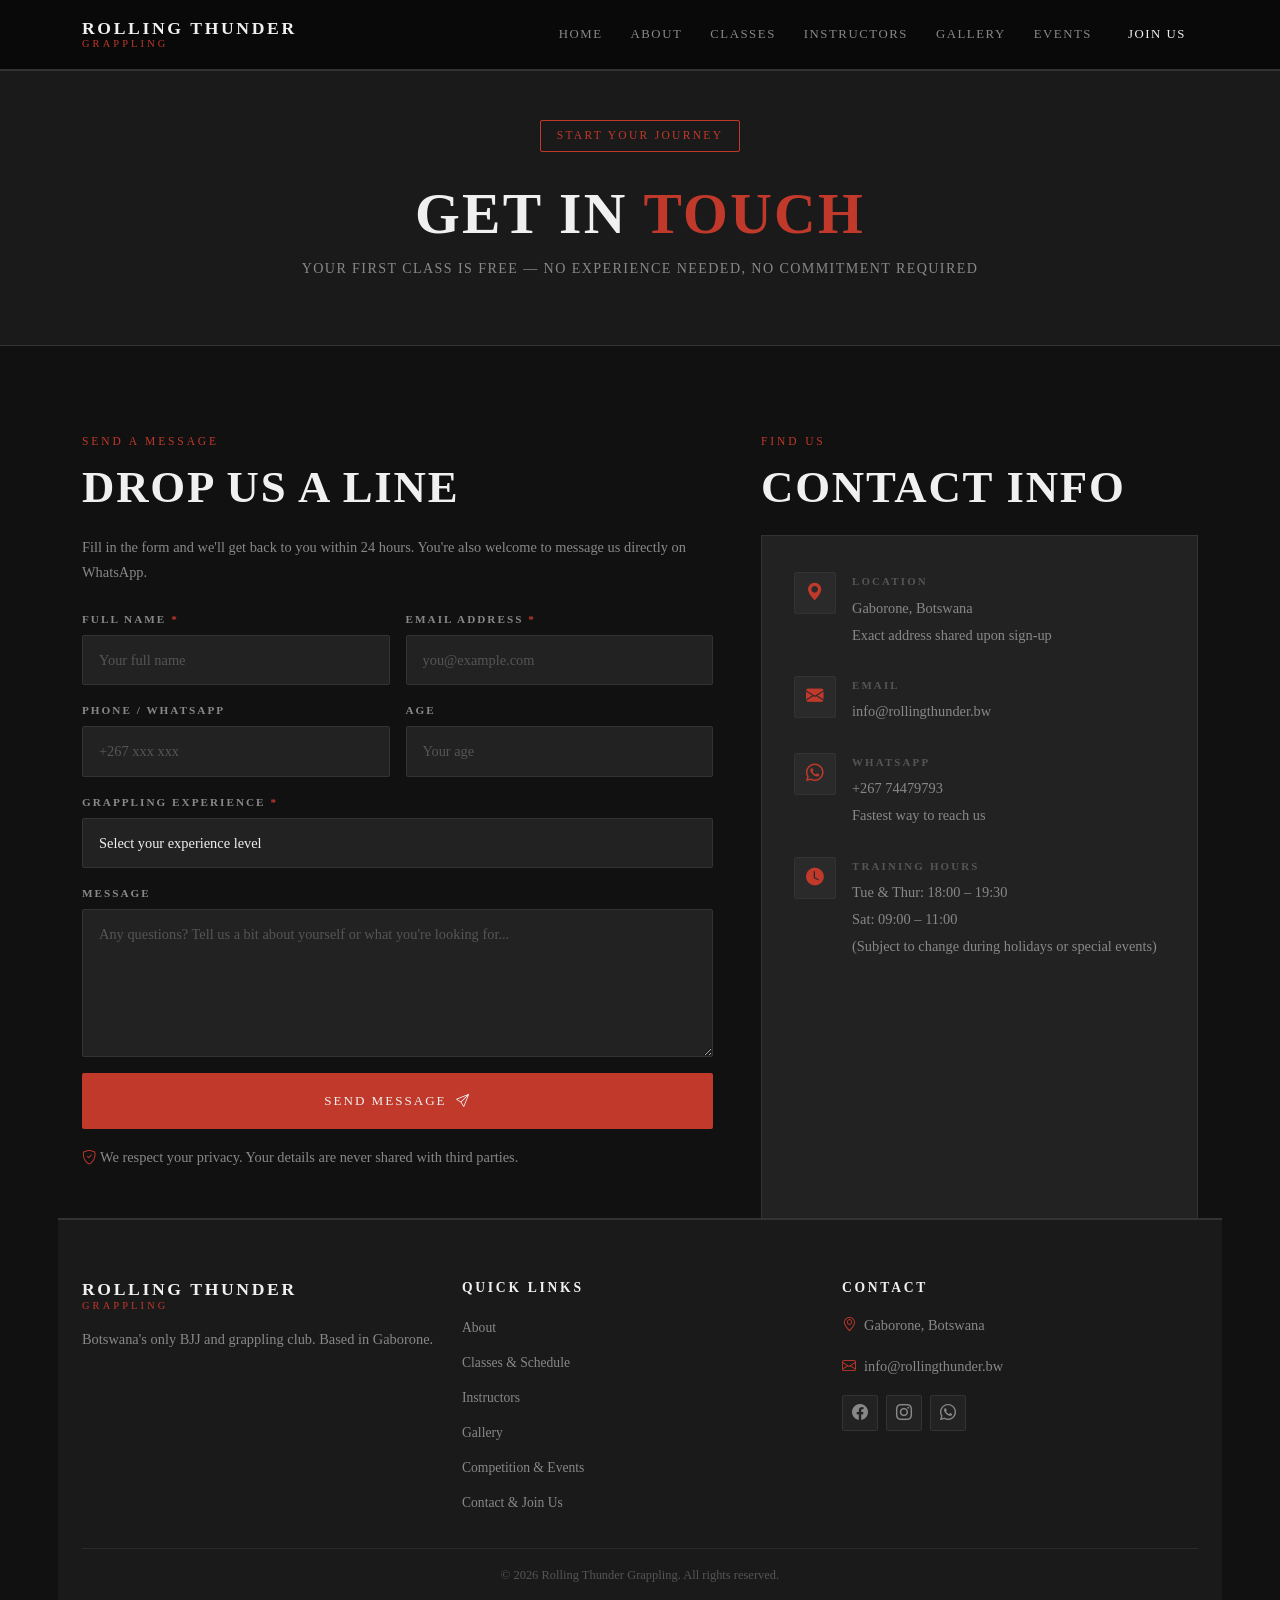
<file: contact.html>
<!DOCTYPE html>
<html lang="en">
<head>
  <meta charset="UTF-8" />
  <meta name="viewport" content="width=device-width, initial-scale=1.0" />
  <title>Contact &amp; Join Us | Rolling Thunder Grappling</title>
  <link href="https://cdn.jsdelivr.net/npm/bootstrap@5.3.0/dist/css/bootstrap.min.css" rel="stylesheet" />
  <link href="https://cdn.jsdelivr.net/npm/bootstrap-icons@1.10.5/font/bootstrap-icons.css" rel="stylesheet" />
  <link href="https://fonts.googleapis.com/css2?family=Oswald:wght@400;600;700&family=Inter:wght@300;400;500&display=swap" rel="stylesheet" />
  <link rel="stylesheet" href="style.css" />
</head>
<body>

  <!-- NAVBAR -->
  <nav class="navbar navbar-expand-lg navbar-dark rtg-navbar fixed-top">
    <div class="container">
      <a class="navbar-brand rtg-brand" href="index.html">
        <span class="d-block brand-main">ROLLING THUNDER</span>
        <span class="d-block brand-sub">GRAPPLING</span>
      </a>
      <button class="navbar-toggler" type="button"
        data-bs-toggle="collapse" data-bs-target="#mainNav"
        aria-controls="mainNav" aria-expanded="false" aria-label="Toggle navigation">
        <span class="navbar-toggler-icon"></span>
      </button>
      <div class="collapse navbar-collapse" id="mainNav">
        <ul class="navbar-nav ms-auto align-items-lg-center gap-lg-1">
          <li class="nav-item"><a class="nav-link" href="index.html">Home</a></li>
          <li class="nav-item"><a class="nav-link" href="about.html">About</a></li>
          <li class="nav-item"><a class="nav-link" href="classes.html">Classes</a></li>
          <li class="nav-item"><a class="nav-link" href="instructors.html">Instructors</a></li>
          <li class="nav-item"><a class="nav-link" href="gallery.html">Gallery</a></li>
          <li class="nav-item"><a class="nav-link" href="events.html">Events</a></li>
          <li class="nav-item"><a class="nav-link active rtg-nav-cta ms-lg-2" href="contact.html">Join Us</a></li>
        </ul>
      </div>
    </div>
  </nav>


  <!-- PAGE HERO -->
  <section class="rtg-page-hero">
    <div class="container">
      <span class="rtg-badge d-inline-block mb-3">Start Your Journey</span>
      <h1 class="rtg-hero-heading">Get in <span class="rtg-red">Touch</span></h1>
      <p class="rtg-hero-sub">Your first class is free — no experience needed, no commitment required</p>
    </div>
  </section>


  <!-- CONTACT FORM + INFO -->
  <section class="rtg-section">
    <div class="container">
      <div class="row g-5">

        <!-- FORM -->
        <div class="col-lg-7">
          <span class="rtg-label">Send a Message</span>
          <h2 class="rtg-section-heading">Drop Us a Line</h2>
          <p class="rtg-muted mb-4">Fill in the form and we'll get back to you within 24 hours. You're also welcome to message us directly on WhatsApp.</p>

          <form novalidate>
            <div class="row g-3">

              <div class="col-sm-6">
                <label class="rtg-form-label" for="contactName">Full Name <span class="rtg-red">*</span></label>
                <input type="text" id="contactName" name="name" class="rtg-form-control"
                  placeholder="Your full name" required />
              </div>

              <div class="col-sm-6">
                <label class="rtg-form-label" for="contactEmail">Email Address <span class="rtg-red">*</span></label>
                <input type="email" id="contactEmail" name="email" class="rtg-form-control"
                  placeholder="you@example.com" required />
              </div>

              <div class="col-sm-6">
                <label class="rtg-form-label" for="contactPhone">Phone / WhatsApp</label>
                <input type="tel" id="contactPhone" name="phone" class="rtg-form-control"
                  placeholder="+267 xxx xxx" />
              </div>

              <div class="col-sm-6">
                <label class="rtg-form-label" for="contactAge">Age</label>
                <input type="number" id="contactAge" name="age" class="rtg-form-control"
                  placeholder="Your age" min="5" max="99" />
              </div>

              <div class="col-12">
                <label class="rtg-form-label" for="contactExperience">Grappling Experience <span class="rtg-red">*</span></label>
                <select id="contactExperience" name="experience" class="rtg-form-control" required>
                  <option value="" disabled selected>Select your experience level</option>
                  <option value="none">No experience — complete beginner</option>
                  <option value="some">Some experience — tried BJJ / wrestling before</option>
                  <option value="experienced">Experienced — currently training elsewhere</option>
                  <option value="returning">Returning student — trained with Rolling Thunder before</option>
                </select>
              </div>

              <div class="col-12">
                <label class="rtg-form-label" for="contactMessage">Message</label>
                <textarea id="contactMessage" name="message" class="rtg-form-control" rows="5"
                  placeholder="Any questions? Tell us a bit about yourself or what you're looking for..."></textarea>
              </div>

              <div class="col-12">
                <button type="submit" class="btn rtg-btn-primary w-100 py-3">
                  Send Message <i class="bi bi-send ms-1"></i>
                </button>
              </div>

              <div class="col-12">
                <p class="rtg-muted small mb-0"><i class="bi bi-shield-check rtg-red me-1"></i>We respect your privacy. Your details are never shared with third parties.</p>
              </div>

            </div>
          </form>
        </div>

        <!-- CONTACT INFO -->
        <div class="col-lg-5">
          <span class="rtg-label">Find Us</span>
          <h2 class="rtg-section-heading">Contact Info</h2>

          <div class="rtg-contact-info-box mb-4">

            <div class="rtg-contact-item">
              <div class="rtg-contact-icon">
                <i class="bi bi-geo-alt-fill"></i>
              </div>
              <div>
                <span class="rtg-contact-label">Location</span>
                <span class="rtg-contact-value">Gaborone, Botswana<br>Exact address shared upon sign-up</span>
              </div>
            </div>

            <div class="rtg-contact-item">
              <div class="rtg-contact-icon">
                <i class="bi bi-envelope-fill"></i>
              </div>
              <div>
                <span class="rtg-contact-label">Email</span>
                <span class="rtg-contact-value">info@rollingthunder.bw</span>
              </div>
            </div>

            <div class="rtg-contact-item">
              <div class="rtg-contact-icon">
                <i class="bi bi-whatsapp"></i>
              </div>
              <div>
                <span class="rtg-contact-label">WhatsApp</span>
                <span class="rtg-contact-value">+267 74479793<br>Fastest way to reach us</span>
              </div>
            </div>

            <div class="rtg-contact-item">
              <div class="rtg-contact-icon">
                <i class="bi bi-clock-fill"></i>
              </div>
              <div>
                <span class="rtg-contact-label">Training Hours</span>
                <span class="rtg-contact-value">
                  Tue &amp; Thur: 18:00 – 19:30<br>
                  Sat: 09:00 – 11:00
                  <br>(Subject to change during holidays or special events)
                </span>
              </div>
            </div>

          </div>

          <!-- Social Links -->
          <h5 class="rtg-footer-heading mb-3">Follow Us</h5>
          <div class="d-flex gap-2 mb-4">
            <a href="#" class="rtg-social-btn" aria-label="Facebook"><i class="bi bi-facebook"></i></a>
            <a href="#" class="rtg-social-btn" aria-label="Instagram"><i class="bi bi-instagram"></i></a>
            <a href="#" class="rtg-social-btn" aria-label="WhatsApp"><i class="bi bi-whatsapp"></i></a>
          </div>
        </div>  
      
 

  

  <!-- FOOTER -->
  <footer class="rtg-footer">
    <div class="container">
      <div class="row g-4">

        <div class="col-md-4">
          <div class="rtg-brand mb-3">
            <span class="d-block brand-main">ROLLING THUNDER</span>
            <span class="d-block brand-sub">GRAPPLING</span>
          </div>
          <p class="rtg-muted small">Botswana's only BJJ and grappling club. Based in Gaborone.</p>
        </div>

        <div class="col-md-4">
          <h5 class="rtg-footer-heading">Quick Links</h5>
          <ul class="rtg-footer-links">
            <li><a href="about.html">About</a></li>
            <li><a href="classes.html">Classes &amp; Schedule</a></li>
            <li><a href="instructors.html">Instructors</a></li>
            <li><a href="gallery.html">Gallery</a></li>
            <li><a href="events.html">Competition &amp; Events</a></li>
            <li><a href="contact.html">Contact &amp; Join Us</a></li>
          </ul>
        </div>

        <div class="col-md-4">
          <h5 class="rtg-footer-heading">Contact</h5>
          <p class="rtg-muted small"><i class="bi bi-geo-alt rtg-red me-2"></i>Gaborone, Botswana</p>
          <p class="rtg-muted small"><i class="bi bi-envelope rtg-red me-2"></i>info@rollingthunder.bw</p>
          <div class="d-flex gap-2 mt-3">
            <a href="#" class="rtg-social-btn" aria-label="Facebook"><i class="bi bi-facebook"></i></a>
            <a href="#" class="rtg-social-btn" aria-label="Instagram"><i class="bi bi-instagram"></i></a>
            <a href="#" class="rtg-social-btn" aria-label="WhatsApp"><i class="bi bi-whatsapp"></i></a>
          </div>
        </div>

      </div>
      <div class="rtg-footer-bottom mt-4 pt-3 text-center">
        <p class="small mb-0">&copy; 2026 Rolling Thunder Grappling. All rights reserved.</p>
      </div>
    </div>
  </footer>


  <script src="https://cdn.jsdelivr.net/npm/bootstrap@5.3.0/dist/js/bootstrap.bundle.min.js"></script>
</body>
</html>
</file>
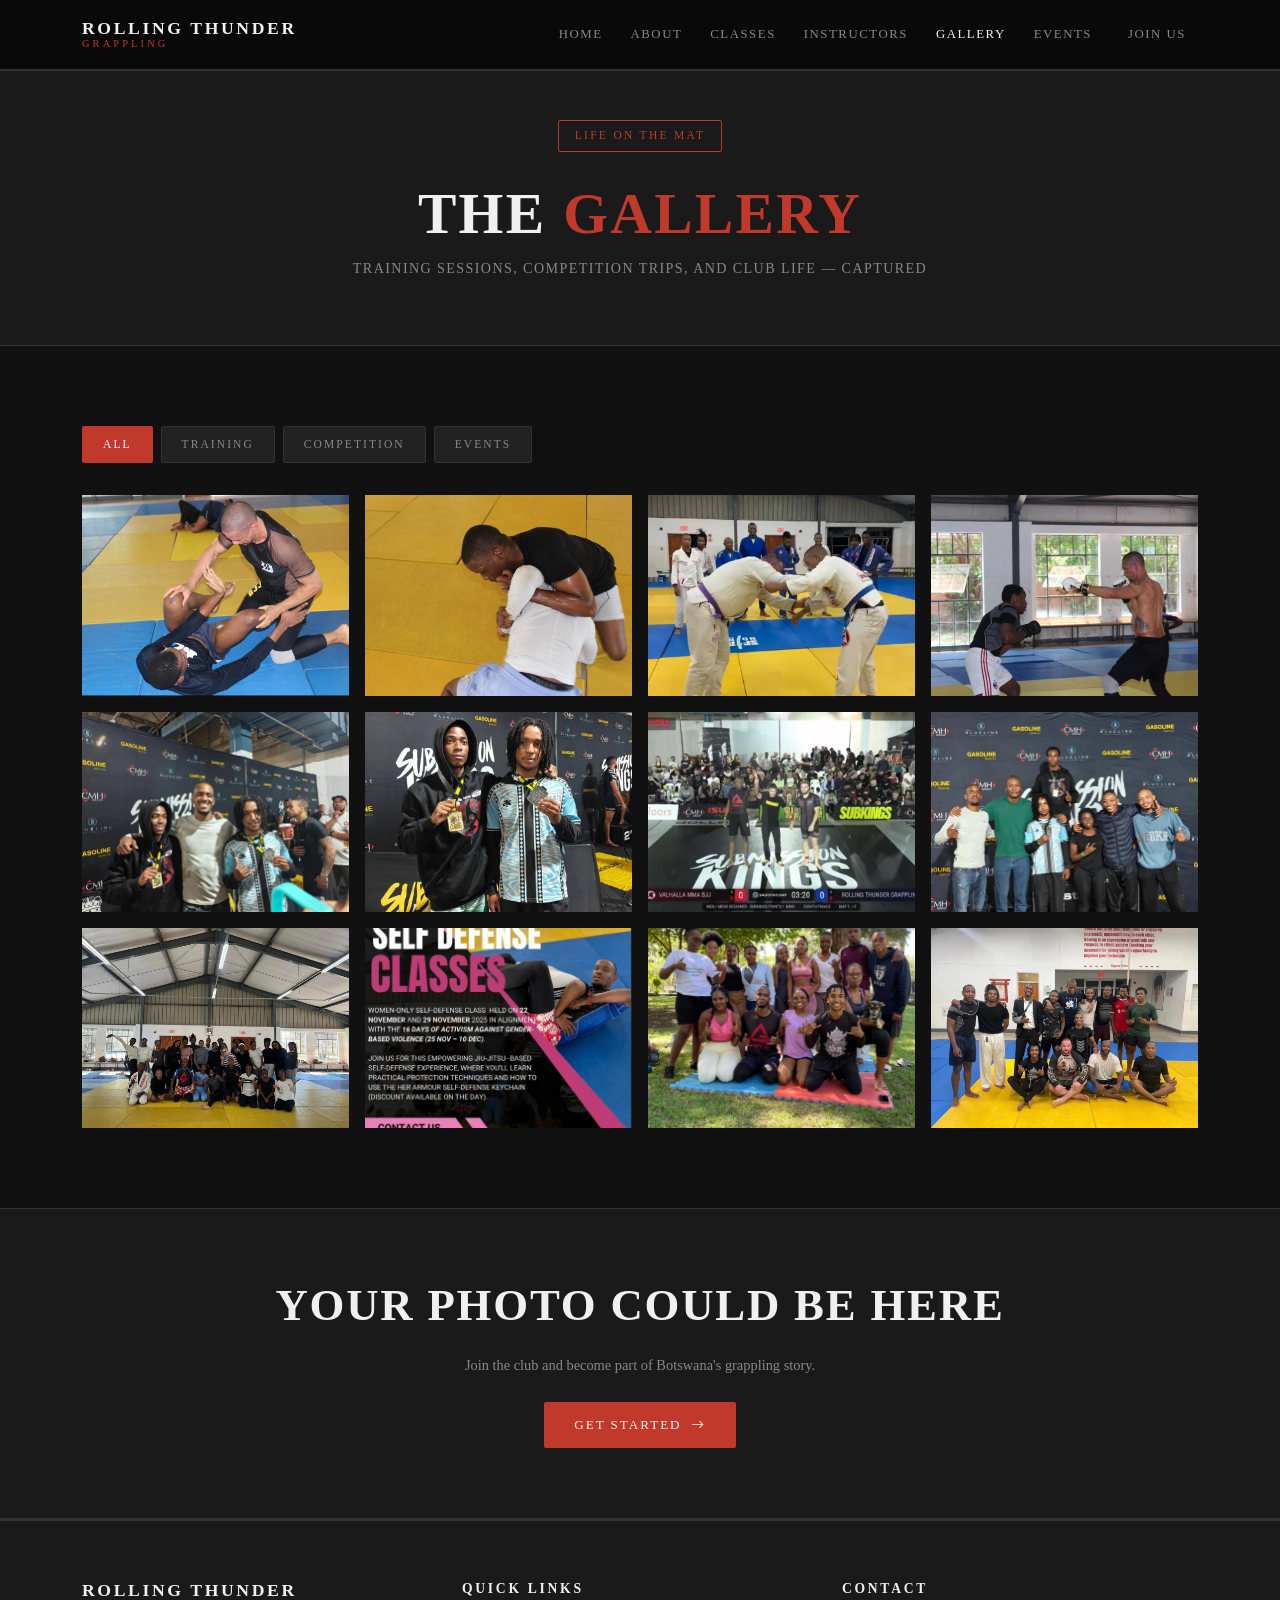
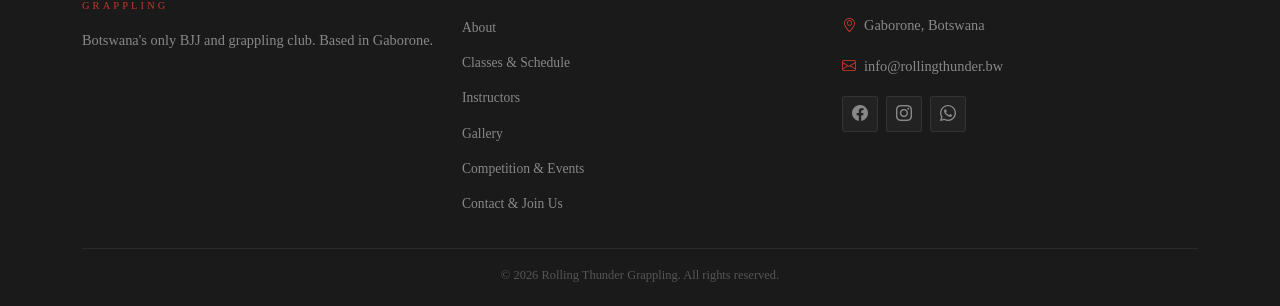
<file: gallery.html>
<!DOCTYPE html>
<html lang="en">
<head>
  <meta charset="UTF-8" />
  <meta name="viewport" content="width=device-width, initial-scale=1.0" />
  <title>Gallery | Rolling Thunder Grappling</title>
  <link href="https://cdn.jsdelivr.net/npm/bootstrap@5.3.0/dist/css/bootstrap.min.css" rel="stylesheet" />
  <link href="https://cdn.jsdelivr.net/npm/bootstrap-icons@1.10.5/font/bootstrap-icons.css" rel="stylesheet" />
  <link href="https://fonts.googleapis.com/css2?family=Oswald:wght@400;600;700&family=Inter:wght@300;400;500&display=swap" rel="stylesheet" />
  <link rel="stylesheet" href="style.css" />
</head>
<body>

  <!-- NAVBAR -->
  <nav class="navbar navbar-expand-lg navbar-dark rtg-navbar fixed-top">
    <div class="container">
      <a class="navbar-brand rtg-brand" href="index.html">
        <span class="d-block brand-main">ROLLING THUNDER</span>
        <span class="d-block brand-sub">GRAPPLING</span>
      </a>
      <button class="navbar-toggler" type="button"
        data-bs-toggle="collapse" data-bs-target="#mainNav"
        aria-controls="mainNav" aria-expanded="false" aria-label="Toggle navigation">
        <span class="navbar-toggler-icon"></span>
      </button>
      <div class="collapse navbar-collapse" id="mainNav">
        <ul class="navbar-nav ms-auto align-items-lg-center gap-lg-1">
          <li class="nav-item"><a class="nav-link" href="index.html">Home</a></li>
          <li class="nav-item"><a class="nav-link" href="about.html">About</a></li>
          <li class="nav-item"><a class="nav-link" href="classes.html">Classes</a></li>
          <li class="nav-item"><a class="nav-link" href="instructors.html">Instructors</a></li>
          <li class="nav-item"><a class="nav-link active" href="gallery.html">Gallery</a></li>
          <li class="nav-item"><a class="nav-link" href="events.html">Events</a></li>
          <li class="nav-item"><a class="nav-link rtg-nav-cta ms-lg-2" href="contact.html">Join Us</a></li>
        </ul>
      </div>
    </div>
  </nav>


  <!-- PAGE HERO -->
  <section class="rtg-page-hero">
    <div class="container">
      <span class="rtg-badge d-inline-block mb-3">Life on the Mat</span>
      <h1 class="rtg-hero-heading">The <span class="rtg-red">Gallery</span></h1>
      <p class="rtg-hero-sub">Training sessions, competition trips, and club life — captured</p>
    </div>
  </section>


  <!-- GALLERY GRID -->
  <section class="rtg-section">
    <div class="container">

      <!-- Filter Tabs -->
      <div class="rtg-filter-tabs">
        <button class="rtg-filter-btn active" data-filter="all">All</button>
        <button class="rtg-filter-btn" data-filter="training">Training</button>
        <button class="rtg-filter-btn" data-filter="competition">Competition</button>
        <button class="rtg-filter-btn" data-filter="events">Events</button>
      </div>

      <!-- Photo Grid -->
      <div class="row g-3" id="galleryGrid">

        <!-- Training -->
        <div class="col-6 col-md-4 col-lg-3 gallery-item" data-category="training">
          <div class="rtg-gallery-item">
            <img src="images/lesedi_guard_pass.jpeg" alt="Drilling technique" width="400" height="300" class="img-fluid"
              onerror="this.style.display='none';this.nextElementSibling.style.display='flex';" />
            <div class="rtg-img-fallback"><i class="bi bi-image fs-3"></i></div>
            <div class="rtg-gallery-overlay"><span>Drilling</span></div>
          </div>
        </div>

        <div class="col-6 col-md-4 col-lg-3 gallery-item" data-category="training">
          <div class="rtg-gallery-item">
            <img src="images/les_kim.jpeg" alt="Sparring session" width="400" height="300" class="img-fluid"
              onerror="this.style.display='none';this.nextElementSibling.style.display='flex';" />
            <div class="rtg-img-fallback"><i class="bi bi-image fs-3"></i></div>
            <div class="rtg-gallery-overlay"><span>Sparring</span></div>
          </div>
        </div>

        <div class="col-6 col-md-4 col-lg-3 gallery-item" data-category="training">
          <div class="rtg-gallery-item">
            <img src="images/training_with_pcoach.jpeg" alt="Technique class" width="400" height="300" class="img-fluid"
              onerror="this.style.display='none';this.nextElementSibling.style.display='flex';" />
            <div class="rtg-img-fallback"><i class="bi bi-image fs-3"></i></div>
            <div class="rtg-gallery-overlay"><span>Technique</span></div>
          </div>
        </div>

        <div class="col-6 col-md-4 col-lg-3 gallery-item" data-category="training">
          <div class="rtg-gallery-item">
            <img src="images/sparing.jpeg" alt="Open mat session" width="400" height="300" class="img-fluid"
              onerror="this.style.display='none';this.nextElementSibling.style.display='flex';" />
            <div class="rtg-img-fallback"><i class="bi bi-image fs-3"></i></div>
            <div class="rtg-gallery-overlay"><span>Open Mat</span></div>
          </div>
        </div>

        <!-- Competition -->
        <div class="col-6 col-md-4 col-lg-3 gallery-item" data-category="competition">
          <div class="rtg-gallery-item">
            <img src="images/sa_open.jpeg" alt="SA Open competition" width="400" height="300" class="img-fluid"
              onerror="this.style.display='none';this.nextElementSibling.style.display='flex';" />
            <div class="rtg-img-fallback"><i class="bi bi-image fs-3"></i></div>
            <div class="rtg-gallery-overlay"><span>SA Open</span></div>
          </div>
        </div>

        <div class="col-6 col-md-4 col-lg-3 gallery-item" data-category="competition">
          <div class="rtg-gallery-item">
            <img src="images/medals_section.jpeg" alt="Medal ceremony" width="400" height="300" class="img-fluid"
              onerror="this.style.display='none';this.nextElementSibling.style.display='flex';" />
            <div class="rtg-img-fallback"><i class="bi bi-image fs-3"></i></div>
            <div class="rtg-gallery-overlay"><span>Medals</span></div>
          </div>
        </div>

        <div class="col-6 col-md-4 col-lg-3 gallery-item" data-category="competition">
          <div class="rtg-gallery-item">
            <img src="images/match.jpeg" alt="Competition match" width="400" height="300" class="img-fluid"
              onerror="this.style.display='none';this.nextElementSibling.style.display='flex';" />
            <div class="rtg-img-fallback"><i class="bi bi-image fs-3"></i></div>
            <div class="rtg-gallery-overlay"><span>Match</span></div>
          </div>
        </div>

        <div class="col-6 col-md-4 col-lg-3 gallery-item" data-category="competition">
          <div class="rtg-gallery-item">
            <img src="images/tournament_group.jpeg" alt="Team photo South Africa" width="400" height="300" class="img-fluid"
              onerror="this.style.display='none';this.nextElementSibling.style.display='flex';" />
            <div class="rtg-img-fallback"><i class="bi bi-image fs-3"></i></div>
            <div class="rtg-gallery-overlay"><span>Team</span></div>
          </div>
        </div>

        <!-- Events -->
        <div class="col-6 col-md-4 col-lg-3 gallery-item" data-category="events">
          <div class="rtg-gallery-item">
            <img src="images/seminar.jpeg" alt="Guest seminar" width="400" height="300" class="img-fluid"
              onerror="this.style.display='none';this.nextElementSibling.style.display='flex';" />
            <div class="rtg-img-fallback"><i class="bi bi-image fs-3"></i></div>
            <div class="rtg-gallery-overlay"><span>Seminar</span></div>
          </div>
        </div>

        <div class="col-6 col-md-4 col-lg-3 gallery-item" data-category="events">
          <div class="rtg-gallery-item">
            <img src="images/promotion.jpeg" alt="Belt promotion ceremony" width="400" height="300" class="img-fluid"
              onerror="this.style.display='none';this.nextElementSibling.style.display='flex';" />
            <div class="rtg-img-fallback"><i class="bi bi-image fs-3"></i></div>
            <div class="rtg-gallery-overlay"><span>Promotions</span></div>
          </div>
        </div>

        <div class="col-6 col-md-4 col-lg-3 gallery-item" data-category="events">
          <div class="rtg-gallery-item">
            <img src="images/club_social.jpeg" alt="Club social event" width="400" height="300" class="img-fluid"
              onerror="this.style.display='none';this.nextElementSibling.style.display='flex';" />
            <div class="rtg-img-fallback"><i class="bi bi-image fs-3"></i></div>
            <div class="rtg-gallery-overlay"><span>Club Social</span></div>
          </div>
        </div>

        <div class="col-6 col-md-4 col-lg-3 gallery-item" data-category="events">
          <div class="rtg-gallery-item">
            <img src="images/team2.jpeg" alt="Interclub tournament" width="400" height="300" class="img-fluid"
              onerror="this.style.display='none';this.nextElementSibling.style.display='flex';" />
            <div class="rtg-img-fallback"><i class="bi bi-image fs-3"></i></div>
            <div class="rtg-gallery-overlay"><span>Interclub</span></div>
          </div>
        </div>

      </div>
    </div>
  </section>


  <!-- CTA BAND -->
  <section class="rtg-cta-band text-center">
    <div class="container">
      <h2 class="rtg-section-heading">Your Photo Could Be Here</h2>
      <p class="rtg-muted mx-auto mb-4">Join the club and become part of Botswana's grappling story.</p>
      <a href="contact.html" class="btn rtg-btn-primary btn-lg">Get Started <i class="bi bi-arrow-right ms-1"></i></a>
    </div>
  </section>


  <!-- FOOTER -->
  <footer class="rtg-footer">
    <div class="container">
      <div class="row g-4">

        <div class="col-md-4">
          <div class="rtg-brand mb-3">
            <span class="d-block brand-main">ROLLING THUNDER</span>
            <span class="d-block brand-sub">GRAPPLING</span>
          </div>
          <p class="rtg-muted small">Botswana's only BJJ and grappling club. Based in Gaborone.</p>
        </div>

        <div class="col-md-4">
          <h5 class="rtg-footer-heading">Quick Links</h5>
          <ul class="rtg-footer-links">
            <li><a href="about.html">About</a></li>
            <li><a href="classes.html">Classes &amp; Schedule</a></li>
            <li><a href="instructors.html">Instructors</a></li>
            <li><a href="gallery.html">Gallery</a></li>
            <li><a href="events.html">Competition &amp; Events</a></li>
            <li><a href="contact.html">Contact &amp; Join Us</a></li>
          </ul>
        </div>

        <div class="col-md-4">
          <h5 class="rtg-footer-heading">Contact</h5>
          <p class="rtg-muted small"><i class="bi bi-geo-alt rtg-red me-2"></i>Gaborone, Botswana</p>
          <p class="rtg-muted small"><i class="bi bi-envelope rtg-red me-2"></i>info@rollingthunder.bw</p>
          <div class="d-flex gap-2 mt-3">
            <a href="#" class="rtg-social-btn" aria-label="Facebook"><i class="bi bi-facebook"></i></a>
            <a href="#" class="rtg-social-btn" aria-label="Instagram"><i class="bi bi-instagram"></i></a>
            <a href="#" class="rtg-social-btn" aria-label="WhatsApp"><i class="bi bi-whatsapp"></i></a>
          </div>
        </div>

      </div>
      <div class="rtg-footer-bottom mt-4 pt-3 text-center">
        <p class="small mb-0">&copy; 2026 Rolling Thunder Grappling. All rights reserved.</p>
      </div>
    </div>
  </footer>


  <script src="https://cdn.jsdelivr.net/npm/bootstrap@5.3.0/dist/js/bootstrap.bundle.min.js"></script>
  <script>
    // Gallery filter — toggles Bootstrap d-none on grid items
    document.querySelectorAll('.rtg-filter-btn').forEach(function(btn) {
      btn.addEventListener('click', function() {
        document.querySelectorAll('.rtg-filter-btn').forEach(function(b) { b.classList.remove('active'); });
        this.classList.add('active');
        var filter = this.getAttribute('data-filter');
        document.querySelectorAll('.gallery-item').forEach(function(item) {
          if (filter === 'all' || item.getAttribute('data-category') === filter) {
            item.classList.remove('d-none');
          } else {
            item.classList.add('d-none');
          }
        });
      });
    });
  </script>
</body>
</html>
</file>
<file: style.css>
/* 
   style.css — Rolling Thunder Grappling
   External stylesheet. Loads AFTER Bootstrap so these rules
   take priority over Bootstrap defaults where needed.

   Structure:
   1. CSS Variables (colour palette, fonts, spacing)
   2. Base / Reset
   3. Navbar
   4. Hero
   5. Sections (shared styles)
   6. About Strip
   7. Classes Preview
   8. Instructors Preview
   9. Gallery Strip
   10. CTA Band
   11. Footer
   12. Utility Classes
   13. Media Queries (responsive overrides)
 */


/* 
   1. CSS VARIABLES
   Change colours here and they update everywhere on the site
 */
:root {
  /* Core palette */
  --clr-dark:        #111111;
  --clr-dark-2:      #1a1a1a;
  --clr-dark-3:      #222222;
  --clr-dark-4:      #2a2a2a;

  /* Accent colours */
  --clr-red:         #c0392b;
  --clr-red-hover:   #a93226;
  --clr-blue:        #1a4a8a;
  --clr-blue-light:  #2a6abf;

  /* Text colours */
  --clr-text:        #f0f0f0;
  --clr-text-muted:  #888888;
  --clr-text-faint:  #555555;

  /* Borders */
  --clr-border:      #2a2a2a;
  --clr-border-mid:  #333333;

  /* Belt colours */
  --clr-belt-white:  #f0f0f0;
  --clr-belt-blue:   #1a3a6e;
  --clr-belt-purple: #5a2a8a;
  --clr-belt-brown:  #6b3a1f;
  --clr-belt-black:  #111111;

  /* Typography — swap font names here when you decide -->
  --font-heading:    'Oswald', sans-serif;
  --font-body:       'Inter', sans-serif;

  /* Spacing */
  --section-padding: 80px 0;
  --section-padding-sm: 50px 0;
}


/* 
   2. BASE / RESET
 */
*, *::before, *::after {
  box-sizing: border-box;
}

html {
  scroll-behavior: smooth;
}

body {
  background-color: var(--clr-dark);
  color: var(--clr-text);
  font-family: var(--font-body);
  font-size: 16px;
  line-height: 1.7;
  overflow-x: hidden;
}

h1, h2, h3, h4, h5, h6 {
  font-family: var(--font-heading);
  font-weight: 700;
  letter-spacing: 0.03em;
  color: var(--clr-text);
}

a {
  color: var(--clr-red);
  text-decoration: none;
  transition: color 0.2s ease;
}

a:hover {
  color: var(--clr-red-hover);
}

img {
  display: block;
  max-width: 100%;
}


/* 
   3. NAVBAR
   Bootstrap provides: collapse, hamburger, positioning
   We provide: colours, font, hover effects, border bottom
*/
.rtg-navbar {
  background-color: rgba(10, 10, 10, 0.97);
  border-bottom: 2px solid var(--clr-border-mid);
  padding: 14px 0;
  /* fixed-top is set by Bootstrap class on the element */
}

/* Brand / logo text */
.rtg-brand {
  display: flex;
  flex-direction: column;
  line-height: 1.1;
  text-decoration: none;
}

.brand-main {
  font-family: var(--font-heading);
  font-size: 1.1rem;
  font-weight: 700;
  letter-spacing: 0.15em;
  color: var(--clr-text);
}

.brand-sub {
  font-family: var(--font-body);
  font-size: 0.65rem;
  letter-spacing: 0.3em;
  color: var(--clr-red);
  text-transform: uppercase;
}

/* Nav links */
.rtg-navbar .nav-link {
  color: var(--clr-text-muted) !important;
  font-family: var(--font-body);
  font-size: 0.8rem;
  font-weight: 500;
  letter-spacing: 0.12em;
  text-transform: uppercase;
  padding: 6px 12px !important;
  transition: color 0.2s ease;
}

.rtg-navbar .nav-link:hover,
.rtg-navbar .nav-link.active {
  color: var(--clr-text) !important;
}

/* Join Us link — red accent treatment -->
.rtg-nav-cta {
  color: var(--clr-red) !important;
  border: 1px solid var(--clr-red);
  border-radius: 2px;
  padding: 5px 14px !important;
  margin-left: 8px;
}

.rtg-nav-cta:hover {
  background-color: var(--clr-red) !important;
  color: var(--clr-text) !important;
}


/* 
   4. HERO SECTION
 */
.rtg-hero {
  position: relative;
  min-height: 100vh;

  /* Swap this image path for your real photo --> */
  background-image: url('images/team3.jpeg');
  background-size: cover;
  background-position: center;
  background-attachment: fixed;

  /* Fallback if image doesn't load -->
  background-color: var(--clr-dark);

  /* Push content below fixed navbar */ 
  padding-top: 80px;
}

/* Dark overlay so text is always readable over any photo */
.rtg-hero-overlay {
  position: absolute;
  inset: 0;
  background: linear-gradient(
    to bottom,
    rgba(10, 10, 10, 0.75) 0%,
    rgba(10, 10, 10, 0.88) 60%,
    rgba(10, 10, 10, 0.97) 100%
  );
  z-index: 1;
}

/* Hero content sits above the overlay */
.rtg-hero-content {
  position: relative;
  z-index: 2;
}

/* Small badge above the heading */
.rtg-badge {
  background-color: transparent;
  border: 1px solid var(--clr-red);
  color: var(--clr-red);
  font-family: var(--font-body);
  font-size: 0.72rem;
  font-weight: 500;
  letter-spacing: 0.2em;
  text-transform: uppercase;
  padding: 5px 16px;
  border-radius: 2px;
}

/* Main hero heading */
.rtg-hero-heading {
  font-family: var(--font-heading);
  font-size: clamp(2.8rem, 7vw, 5.5rem);
  font-weight: 700;
  line-height: 1.1;
  letter-spacing: 0.04em;
  text-transform: uppercase;
  color: var(--clr-text);
  margin: 20px 0 16px;
}

/* Red accent on part of the heading */
.rtg-accent-red {
  color: var(--clr-red);
}

/* Subheading below main heading */
.rtg-hero-sub {
  font-family: var(--font-body);
  font-size: 1rem;
  color: var(--clr-text-muted);
  letter-spacing: 0.1em;
  text-transform: uppercase;
  margin-bottom: 36px;
}

/* Hero button group spacing */
.rtg-hero-btns {
  gap: 16px;
}


/* ============================================================
   5. BUTTONS
   rtg-btn-primary = filled red
   rtg-btn-outline = transparent with border
============================================================ */
.rtg-btn-primary {
  background-color: var(--clr-red);
  color: var(--clr-text) !important;
  border: 2px solid var(--clr-red);
  font-family: var(--font-body);
  font-size: 0.82rem;
  font-weight: 500;
  letter-spacing: 0.15em;
  text-transform: uppercase;
  padding: 11px 28px;
  border-radius: 2px;
  transition: background-color 0.2s ease, border-color 0.2s ease;
}

.rtg-btn-primary:hover {
  background-color: var(--clr-red-hover);
  border-color: var(--clr-red-hover);
  color: var(--clr-text) !important;
}

.rtg-btn-outline {
  background-color: transparent;
  color: var(--clr-text) !important;
  border: 2px solid var(--clr-text-muted);
  font-family: var(--font-body);
  font-size: 0.82rem;
  font-weight: 500;
  letter-spacing: 0.15em;
  text-transform: uppercase;
  padding: 11px 28px;
  border-radius: 2px;
  transition: border-color 0.2s ease, color 0.2s ease;
}

.rtg-btn-outline:hover {
  border-color: var(--clr-text);
  color: var(--clr-text) !important;
}


/* ============================================================
   6. SHARED SECTION STYLES
============================================================ */
.rtg-section {
  padding: var(--section-padding);
}

/* Alternating backgrounds keep sections visually separated */
.rtg-about-strip      { background-color: var(--clr-dark-2); }
.rtg-classes-preview  { background-color: var(--clr-dark); }
.rtg-instructors-preview { background-color: var(--clr-dark-2); }
.rtg-gallery-strip    { background-color: var(--clr-dark); }

/* Section label — small uppercase text above heading */
.rtg-section-label {
  display: inline-block;
  font-family: var(--font-body);
  font-size: 0.72rem;
  font-weight: 500;
  letter-spacing: 0.25em;
  text-transform: uppercase;
  color: var(--clr-red);
  margin-bottom: 10px;
}

/* Section heading */
.rtg-section-heading {
  font-family: var(--font-heading);
  font-size: clamp(1.8rem, 3.5vw, 2.8rem);
  font-weight: 700;
  text-transform: uppercase;
  color: var(--clr-text);
  margin-bottom: 20px;
  letter-spacing: 0.04em;
}

/* Section body text */
.rtg-section-text {
  font-family: var(--font-body);
  font-size: 0.95rem;
  color: var(--clr-text-muted);
  line-height: 1.8;
  max-width: 540px;
}


/* ============================================================
   7. ABOUT STRIP — info cards
============================================================ */
.rtg-info-card {
  background-color: var(--clr-dark-3);
  border: 1px solid var(--clr-border-mid);
  padding: 36px 28px;
  height: 100%;
  transition: border-color 0.2s ease, transform 0.2s ease;
}

.rtg-info-card:hover {
  border-color: var(--clr-red);
  transform: translateY(-4px);
}

/* Icon circle */
.rtg-icon-wrap {
  width: 56px;
  height: 56px;
  background-color: var(--clr-dark-4);
  border: 1px solid var(--clr-border-mid);
  border-radius: 50%;
  display: flex;
  align-items: center;
  justify-content: center;
  margin: 0 auto;
}

.rtg-icon-wrap i {
  font-size: 1.4rem;
  color: var(--clr-red);
}

.rtg-card-heading {
  font-family: var(--font-heading);
  font-size: 1.1rem;
  font-weight: 600;
  text-transform: uppercase;
  letter-spacing: 0.08em;
  color: var(--clr-text);
  margin-bottom: 12px;
}

.rtg-card-text {
  font-size: 0.88rem;
  color: var(--clr-text-muted);
  line-height: 1.7;
  margin: 0;
}


/* ============================================================
   8. CLASSES PREVIEW — schedule table
============================================================ */
.rtg-schedule-table .table {
  /* Override Bootstrap table styles */
  background-color: var(--clr-dark-3);
  color: var(--clr-text);
  border-color: var(--clr-border-mid);
  margin: 0;
}

.rtg-schedule-table .table thead tr {
  background-color: var(--clr-dark-4);
}

.rtg-schedule-table .table th {
  font-family: var(--font-body);
  font-size: 0.72rem;
  font-weight: 600;
  letter-spacing: 0.2em;
  text-transform: uppercase;
  color: var(--clr-red);
  border-color: var(--clr-border-mid);
  padding: 12px 16px;
}

.rtg-schedule-table .table td {
  font-size: 0.88rem;
  color: var(--clr-text-muted);
  border-color: var(--clr-border);
  padding: 12px 16px;
  vertical-align: middle;
}

.rtg-schedule-table .table tbody tr:hover td {
  background-color: var(--clr-dark-4);
  color: var(--clr-text);
}


/* ============================================================
   9. INSTRUCTORS PREVIEW — coach cards
============================================================ */
.rtg-coach-card {
  background-color: var(--clr-dark-3);
  border: 1px solid var(--clr-border-mid);
  overflow: hidden;
  transition: border-color 0.2s ease, transform 0.2s ease;
}

.rtg-coach-card:hover {
  border-color: var(--clr-blue-light);
  transform: translateY(-4px);
}

/* Image container — fixed aspect ratio */
.rtg-coach-img {
  position: relative;
  width: 100%;
  aspect-ratio: 1 / 1;
  overflow: hidden;
  background-color: var(--clr-dark-4);
}

.rtg-coach-img img {
  width: 100%;
  height: 100%;
  object-fit: cover;
  object-position: top;
  transition: transform 0.3s ease;
}

.rtg-coach-card:hover .rtg-coach-img img {
  transform: scale(1.04);
}

/* Placeholder shown when image doesn't load */
.rtg-img-placeholder {
  width: 100%;
  height: 100%;
  display: flex;
  align-items: center;
  justify-content: center;
  background-color: var(--clr-dark-4);
}

.rtg-img-placeholder i {
  font-size: 4rem;
  color: var(--clr-text-faint);
}

/* Coach info section below image */
.rtg-coach-info {
  padding: 20px;
}

/* Belt badge */
.rtg-belt {
  display: inline-block;
  font-family: var(--font-body);
  font-size: 0.65rem;
  font-weight: 600;
  letter-spacing: 0.2em;
  text-transform: uppercase;
  padding: 3px 10px;
  border-radius: 2px;
  margin-bottom: 8px;
}

.rtg-belt-black {
  background-color: var(--clr-belt-black);
  color: #ffffff;
  border: 1px solid #444;
}

.rtg-belt-blue {
  background-color: var(--clr-belt-blue);
  color: #ffffff;
  border: 1px solid #2a5aae;
}

.rtg-coach-name {
  font-family: var(--font-heading);
  font-size: 1.15rem;
  font-weight: 600;
  text-transform: uppercase;
  color: var(--clr-text);
  margin: 4px 0 2px;
  letter-spacing: 0.06em;
}

.rtg-coach-role {
  font-size: 0.82rem;
  color: var(--clr-text-muted);
  margin: 0 0 2px;
}

.rtg-coach-note {
  font-size: 0.75rem;
  color: var(--clr-text-faint);
  margin: 0;
  font-style: italic;
}


/* ============================================================
   10. GALLERY STRIP
============================================================ */
.rtg-gallery-item {
  position: relative;
  overflow: hidden;
  aspect-ratio: 4 / 3;
  background-color: var(--clr-dark-4);
  cursor: pointer;
}

.rtg-gallery-item img {
  width: 100%;
  height: 100%;
  object-fit: cover;
  transition: transform 0.4s ease;
}

.rtg-gallery-item:hover img {
  transform: scale(1.06);
}

/* Text overlay on hover */
.rtg-gallery-overlay {
  position: absolute;
  inset: 0;
  background: rgba(192, 57, 43, 0.75);
  display: flex;
  align-items: center;
  justify-content: center;
  opacity: 0;
  transition: opacity 0.3s ease;
}

.rtg-gallery-item:hover .rtg-gallery-overlay {
  opacity: 1;
}

.rtg-gallery-overlay span {
  font-family: var(--font-heading);
  font-size: 0.9rem;
  font-weight: 600;
  letter-spacing: 0.2em;
  text-transform: uppercase;
  color: #ffffff;
}

/* Gallery placeholder when image missing */
.rtg-gallery-placeholder {
  width: 100%;
  height: 100%;
  display: flex;
  align-items: center;
  justify-content: center;
  background-color: var(--clr-dark-4);
}

.rtg-gallery-placeholder i {
  font-size: 2.5rem;
  color: var(--clr-text-faint);
}


/* ============================================================
   11. CTA BAND
============================================================ */
.rtg-cta-band {
  background-color: var(--clr-dark-2);
  border-top: 1px solid var(--clr-border-mid);
  border-bottom: 1px solid var(--clr-border-mid);
  padding: 70px 0;
}

.rtg-cta-heading {
  font-family: var(--font-heading);
  font-size: clamp(1.8rem, 3vw, 2.6rem);
  font-weight: 700;
  text-transform: uppercase;
  color: var(--clr-text);
  letter-spacing: 0.04em;
  margin-bottom: 12px;
}

.rtg-cta-sub {
  font-size: 0.95rem;
  color: var(--clr-text-muted);
  max-width: 460px;
  margin: 0 auto 8px;
}


/* ============================================================
   12. FOOTER
============================================================ */
.rtg-footer {
  background-color: var(--clr-dark-2);
  border-top: 2px solid var(--clr-border-mid);
  padding: 60px 0 0;
}

.rtg-footer-brand {
  font-family: var(--font-heading);
  font-size: 1.1rem;
  font-weight: 700;
  letter-spacing: 0.12em;
  text-transform: uppercase;
  color: var(--clr-text);
  line-height: 1.3;
}

.rtg-footer-brand span {
  color: var(--clr-red);
}

.rtg-footer-heading {
  font-family: var(--font-heading);
  font-size: 0.85rem;
  font-weight: 600;
  letter-spacing: 0.2em;
  text-transform: uppercase;
  color: var(--clr-text);
  margin-bottom: 16px;
}

.rtg-footer-text {
  font-size: 0.85rem;
  color: var(--clr-text-muted);
  margin-bottom: 6px;
}

.rtg-footer-text i {
  color: var(--clr-red);
}

/* Footer nav links */
.rtg-footer-links {
  list-style: none;
  padding: 0;
  margin: 0;
}

.rtg-footer-links li {
  margin-bottom: 8px;
}

.rtg-footer-links a {
  font-size: 0.85rem;
  color: var(--clr-text-muted);
  text-decoration: none;
  transition: color 0.2s ease;
}

.rtg-footer-links a:hover {
  color: var(--clr-red);
}

/* Social icons */
.rtg-social-links {
  display: flex;
  gap: 12px;
}

.rtg-social-links a {
  width: 36px;
  height: 36px;
  background-color: var(--clr-dark-3);
  border: 1px solid var(--clr-border-mid);
  border-radius: 2px;
  display: flex;
  align-items: center;
  justify-content: center;
  color: var(--clr-text-muted);
  font-size: 1rem;
  transition: background-color 0.2s ease, color 0.2s ease, border-color 0.2s ease;
}

.rtg-social-links a:hover {
  background-color: var(--clr-red);
  border-color: var(--clr-red);
  color: #ffffff;
}

/* Copyright bar at the very bottom */
.rtg-footer-bottom {
  border-top: 1px solid var(--clr-border);
  padding: 20px 0;
  margin-top: 20px;
  text-align: center;
}

.rtg-footer-bottom p {
  font-size: 0.78rem;
  color: var(--clr-text-faint);
  margin: 0;
}


/* ============================================================
   13. MEDIA QUERIES
   Bootstrap handles most responsiveness.
   These are additional tweaks for specific breakpoints.
============================================================ */

/* Tablet and below */
@media (max-width: 991px) {
  :root {
    --section-padding: 60px 0;
  }

  /* Navbar mobile menu background */
  .rtg-navbar .navbar-collapse {
    background-color: var(--clr-dark-2);
    border-top: 1px solid var(--clr-border-mid);
    padding: 12px 0;
    margin-top: 8px;
  }

  /* Stack nav links vertically on mobile */
  .rtg-navbar .nav-link {
    padding: 10px 20px !important;
  }

  .rtg-nav-cta {
    margin-left: 20px;
    display: inline-block;
    margin-top: 6px;
  }

  .rtg-hero-heading {
    font-size: clamp(2.2rem, 8vw, 3.5rem);
  }
}

/* Mobile only */
@media (max-width: 575px) {
  :root {
    --section-padding: 50px 0;
  }

  .rtg-hero-btns {
    flex-direction: column;
    align-items: center;
  }

  .rtg-btn-primary,
  .rtg-btn-outline {
    width: 100%;
    max-width: 280px;
    text-align: center;
  }

  .rtg-section-text {
    max-width: 100%;
  }
}


/* ============================================================
   14. UTILITY ALIASES
   Classes used in index.html that complement style.css names
============================================================ */

/* Red accent text */
.rtg-red { color: var(--clr-red); }

/* Dark-2 background utility */
.bg-dark-2 { background-color: var(--clr-dark-2); }

/* Muted body text — used throughout all pages */
.rtg-muted {
  color: var(--clr-text-muted);
  font-size: 0.9rem;
  line-height: 1.75;
}

/* Small red uppercase label above section headings */
.rtg-label {
  display: inline-block;
  font-family: var(--font-body);
  font-size: 0.72rem;
  font-weight: 500;
  letter-spacing: 0.25em;
  text-transform: uppercase;
  color: var(--clr-red);
  margin-bottom: 10px;
}

/* Generic dark card (about-strip style) */
.rtg-card {
  background-color: var(--clr-dark-3);
  border: 1px solid var(--clr-border-mid);
  transition: border-color 0.2s ease, transform 0.2s ease;
}

.rtg-card:hover {
  border-color: var(--clr-red);
  transform: translateY(-4px);
}

.rtg-card-title {
  font-family: var(--font-heading);
  font-size: 1.1rem;
  font-weight: 600;
  text-transform: uppercase;
  letter-spacing: 0.08em;
  color: var(--clr-text);
  margin: 10px 0 10px;
}

/* Table wrapper (classes preview) */
.rtg-table-wrap {
  background-color: var(--clr-dark-3);
  border: 1px solid var(--clr-border-mid);
  overflow: hidden;
}

.rtg-table-wrap .table {
  background-color: transparent;
  color: var(--clr-text);
  margin: 0;
}

.rtg-table-wrap .table thead th {
  font-family: var(--font-body);
  font-size: 0.72rem;
  font-weight: 600;
  letter-spacing: 0.2em;
  text-transform: uppercase;
  color: var(--clr-red);
  border-color: var(--clr-border-mid);
  padding: 12px 16px;
  background-color: var(--clr-dark-4);
}

.rtg-table-wrap .table td {
  font-size: 0.88rem;
  color: var(--clr-text-muted);
  border-color: var(--clr-border);
  padding: 12px 16px;
  vertical-align: middle;
}

.rtg-table-wrap .table tbody tr:hover td {
  background-color: var(--clr-dark-4);
  color: var(--clr-text);
}

/* Image fallback div (hidden until onerror fires) */
.rtg-img-fallback {
  display: none;
  align-items: center;
  justify-content: center;
  background-color: var(--clr-dark-4);
  color: var(--clr-text-faint);
  font-size: 3rem;
}

.rtg-coach-img .rtg-img-fallback,
.rtg-gallery-item .rtg-img-fallback {
  position: absolute;
  inset: 0;
}

/* Social icon button (footer) */
.rtg-social-btn {
  width: 36px;
  height: 36px;
  background-color: var(--clr-dark-3);
  border: 1px solid var(--clr-border-mid);
  border-radius: 2px;
  display: inline-flex;
  align-items: center;
  justify-content: center;
  color: var(--clr-text-muted);
  font-size: 1rem;
  text-decoration: none;
  transition: background-color 0.2s ease, color 0.2s ease, border-color 0.2s ease;
}

.rtg-social-btn:hover {
  background-color: var(--clr-red);
  border-color: var(--clr-red);
  color: #ffffff !important;
}


/* ============================================================
   15. PAGE HERO (sub-pages)
   Smaller version of the home hero — no background image
============================================================ */
.rtg-page-hero {
  background-color: var(--clr-dark-2);
  border-bottom: 1px solid var(--clr-border-mid);
  padding: 120px 0 64px;
  text-align: center;
}

.rtg-page-hero .rtg-hero-heading {
  font-size: clamp(2rem, 5vw, 3.6rem);
  margin: 14px 0 12px;
}

.rtg-page-hero .rtg-hero-sub {
  margin-bottom: 0;
  font-size: 0.88rem;
}


/* ============================================================
   16. STATS STRIP
============================================================ */
.rtg-stat {
  padding: 20px 12px;
}

.rtg-stat-number {
  display: block;
  font-family: var(--font-heading);
  font-size: clamp(2.4rem, 5vw, 3.6rem);
  font-weight: 700;
  color: var(--clr-red);
  line-height: 1;
  letter-spacing: 0.03em;
}

.rtg-stat-label {
  display: block;
  font-family: var(--font-body);
  font-size: 0.72rem;
  font-weight: 500;
  letter-spacing: 0.22em;
  text-transform: uppercase;
  color: var(--clr-text-muted);
  margin-top: 8px;
}


/* ============================================================
   17. TIMELINE (about page)
============================================================ */
.rtg-timeline {
  position: relative;
  padding-left: 36px;
}

.rtg-timeline::before {
  content: '';
  position: absolute;
  left: 0;
  top: 6px;
  bottom: 0;
  width: 2px;
  background-color: var(--clr-border-mid);
}

.rtg-timeline-item {
  position: relative;
  margin-bottom: 36px;
}

.rtg-timeline-item::before {
  content: '';
  position: absolute;
  left: -42px;
  top: 5px;
  width: 12px;
  height: 12px;
  border-radius: 50%;
  background-color: var(--clr-red);
  border: 2px solid var(--clr-dark-2);
}

.rtg-timeline-year {
  font-family: var(--font-body);
  font-size: 0.72rem;
  font-weight: 600;
  letter-spacing: 0.22em;
  text-transform: uppercase;
  color: var(--clr-red);
  margin-bottom: 4px;
}

.rtg-timeline-text {
  font-size: 0.88rem;
  color: var(--clr-text-muted);
  line-height: 1.7;
  margin: 0;
}


/* ============================================================
   18. IMAGE PLACEHOLDER (static, non-absolute)
============================================================ */
.rtg-img-placeholder-box {
  background-color: var(--clr-dark-4);
  border: 1px solid var(--clr-border-mid);
  display: flex;
  flex-direction: column;
  align-items: center;
  justify-content: center;
  min-height: 320px;
  gap: 10px;
  color: var(--clr-text-faint);
}

.rtg-img-placeholder-box i {
  font-size: 3.5rem;
  color: var(--clr-text-faint);
}


/* ============================================================
   19. CLASS CARDS (classes page)
============================================================ */
.rtg-class-card {
  background-color: var(--clr-dark-3);
  border: 1px solid var(--clr-border-mid);
  padding: 32px 28px;
  height: 100%;
  transition: border-color 0.2s ease, transform 0.2s ease;
}

.rtg-class-card:hover {
  border-color: var(--clr-red);
  transform: translateY(-4px);
}

.rtg-class-card .rtg-icon-wrap {
  margin: 0 0 20px 0;
}

/* Membership fee table */
.rtg-fee-row {
  display: flex;
  justify-content: space-between;
  align-items: center;
  padding: 14px 0;
  border-bottom: 1px solid var(--clr-border);
}

.rtg-fee-row:last-child {
  border-bottom: none;
}

.rtg-fee-label {
  font-size: 0.88rem;
  color: var(--clr-text-muted);
}

.rtg-fee-price {
  font-family: var(--font-heading);
  font-size: 1.1rem;
  font-weight: 600;
  color: var(--clr-red);
  letter-spacing: 0.04em;
}

.rtg-fee-note {
  font-size: 0.72rem;
  color: var(--clr-text-faint);
  margin-left: 6px;
}


/* ============================================================
   20. BELT COLOURS (additional: purple, brown, white)
============================================================ */
.rtg-belt-purple {
  background-color: var(--clr-belt-purple);
  color: #ffffff;
  border: 1px solid #7a3aaa;
}

.rtg-belt-brown {
  background-color: var(--clr-belt-brown);
  color: #ffffff;
  border: 1px solid #8b5a2f;
}

.rtg-belt-white {
  background-color: var(--clr-belt-white);
  color: #111111;
  border: 1px solid #ccc;
}

/* Belt rank row in belt system table */
.rtg-belt-row {
  display: flex;
  align-items: center;
  gap: 18px;
  padding: 14px 0;
  border-bottom: 1px solid var(--clr-border);
}

.rtg-belt-row:last-child {
  border-bottom: none;
}

.rtg-belt-swatch {
  width: 64px;
  height: 14px;
  border-radius: 2px;
  flex-shrink: 0;
}

.rtg-belt-info-name {
  font-family: var(--font-heading);
  font-size: 0.95rem;
  font-weight: 600;
  text-transform: uppercase;
  color: var(--clr-text);
  letter-spacing: 0.06em;
}

.rtg-belt-info-years {
  font-size: 0.78rem;
  color: var(--clr-text-faint);
}


/* ============================================================
   21. EVENTS PAGE
============================================================ */
.rtg-event-card {
  background-color: var(--clr-dark-3);
  border: 1px solid var(--clr-border-mid);
  border-left: 3px solid var(--clr-red);
  padding: 24px 28px;
  margin-bottom: 16px;
  transition: transform 0.2s ease, border-color 0.2s ease;
}

.rtg-event-card:hover {
  transform: translateX(4px);
  border-color: var(--clr-red);
}

.rtg-event-date {
  font-family: var(--font-body);
  font-size: 0.7rem;
  font-weight: 600;
  letter-spacing: 0.22em;
  text-transform: uppercase;
  color: var(--clr-red);
  margin-bottom: 6px;
}

.rtg-event-title {
  font-family: var(--font-heading);
  font-size: 1.1rem;
  font-weight: 600;
  text-transform: uppercase;
  color: var(--clr-text);
  letter-spacing: 0.05em;
  margin-bottom: 4px;
}

.rtg-event-meta {
  font-size: 0.82rem;
  color: var(--clr-text-faint);
}

/* Competition results badge */
.rtg-result-badge {
  display: inline-flex;
  align-items: center;
  gap: 6px;
  background-color: var(--clr-dark-4);
  border: 1px solid var(--clr-border-mid);
  border-radius: 2px;
  padding: 4px 12px;
  font-size: 0.78rem;
  font-weight: 500;
  color: var(--clr-text-muted);
  margin-right: 6px;
  margin-top: 6px;
}

.rtg-result-badge.gold { border-color: #c9a227; color: #c9a227; }
.rtg-result-badge.silver { border-color: #a0a0a0; color: #a0a0a0; }
.rtg-result-badge.bronze { border-color: #b87333; color: #b87333; }


/* ============================================================
   22. GALLERY PAGE
============================================================ */
.rtg-filter-tabs {
  display: flex;
  gap: 8px;
  flex-wrap: wrap;
  margin-bottom: 32px;
}

.rtg-filter-btn {
  background-color: var(--clr-dark-3);
  border: 1px solid var(--clr-border-mid);
  color: var(--clr-text-muted);
  font-family: var(--font-body);
  font-size: 0.72rem;
  font-weight: 500;
  letter-spacing: 0.18em;
  text-transform: uppercase;
  padding: 8px 20px;
  border-radius: 2px;
  cursor: pointer;
  transition: background-color 0.2s ease, color 0.2s ease, border-color 0.2s ease;
}

.rtg-filter-btn:hover,
.rtg-filter-btn.active {
  background-color: var(--clr-red);
  border-color: var(--clr-red);
  color: #ffffff;
}


/* ============================================================
   23. CONTACT PAGE
============================================================ */
.rtg-form-label {
  display: block;
  font-family: var(--font-body);
  font-size: 0.7rem;
  font-weight: 600;
  letter-spacing: 0.18em;
  text-transform: uppercase;
  color: var(--clr-text-muted);
  margin-bottom: 6px;
}

.rtg-form-control {
  display: block;
  width: 100%;
  background-color: var(--clr-dark-3);
  border: 1px solid var(--clr-border-mid);
  color: var(--clr-text);
  border-radius: 2px;
  padding: 12px 16px;
  font-family: var(--font-body);
  font-size: 0.9rem;
  transition: border-color 0.2s ease, box-shadow 0.2s ease;
  -webkit-appearance: none;
  appearance: none;
}

.rtg-form-control:focus {
  outline: none;
  border-color: var(--clr-red);
  box-shadow: 0 0 0 3px rgba(192, 57, 43, 0.15);
  background-color: var(--clr-dark-3);
  color: var(--clr-text);
}

.rtg-form-control::placeholder {
  color: var(--clr-text-faint);
}

.rtg-form-control option {
  background-color: var(--clr-dark-3);
  color: var(--clr-text);
}

.rtg-contact-info-box {
  background-color: var(--clr-dark-3);
  border: 1px solid var(--clr-border-mid);
  padding: 36px 32px;
  height: 100%;
}

.rtg-contact-item {
  display: flex;
  gap: 16px;
  align-items: flex-start;
  margin-bottom: 28px;
}

.rtg-contact-item:last-child { margin-bottom: 0; }

.rtg-contact-icon {
  width: 42px;
  height: 42px;
  background-color: var(--clr-dark-4);
  border: 1px solid var(--clr-border-mid);
  border-radius: 2px;
  display: flex;
  align-items: center;
  justify-content: center;
  flex-shrink: 0;
  color: var(--clr-red);
  font-size: 1.1rem;
}

.rtg-contact-label {
  display: block;
  font-size: 0.68rem;
  font-weight: 600;
  letter-spacing: 0.2em;
  text-transform: uppercase;
  color: var(--clr-text-faint);
  margin-bottom: 3px;
}

.rtg-contact-value {
  font-size: 0.9rem;
  color: var(--clr-text-muted);
  line-height: 1.5;
}

/* Map placeholder block */
.rtg-map-placeholder {
  background-color: var(--clr-dark-3);
  border: 1px solid var(--clr-border-mid);
  min-height: 280px;
  display: flex;
  flex-direction: column;
  align-items: center;
  justify-content: center;
  gap: 12px;
  color: var(--clr-text-faint);
}

.rtg-map-placeholder i {
  font-size: 3rem;
  color: var(--clr-red);
}
</file>
